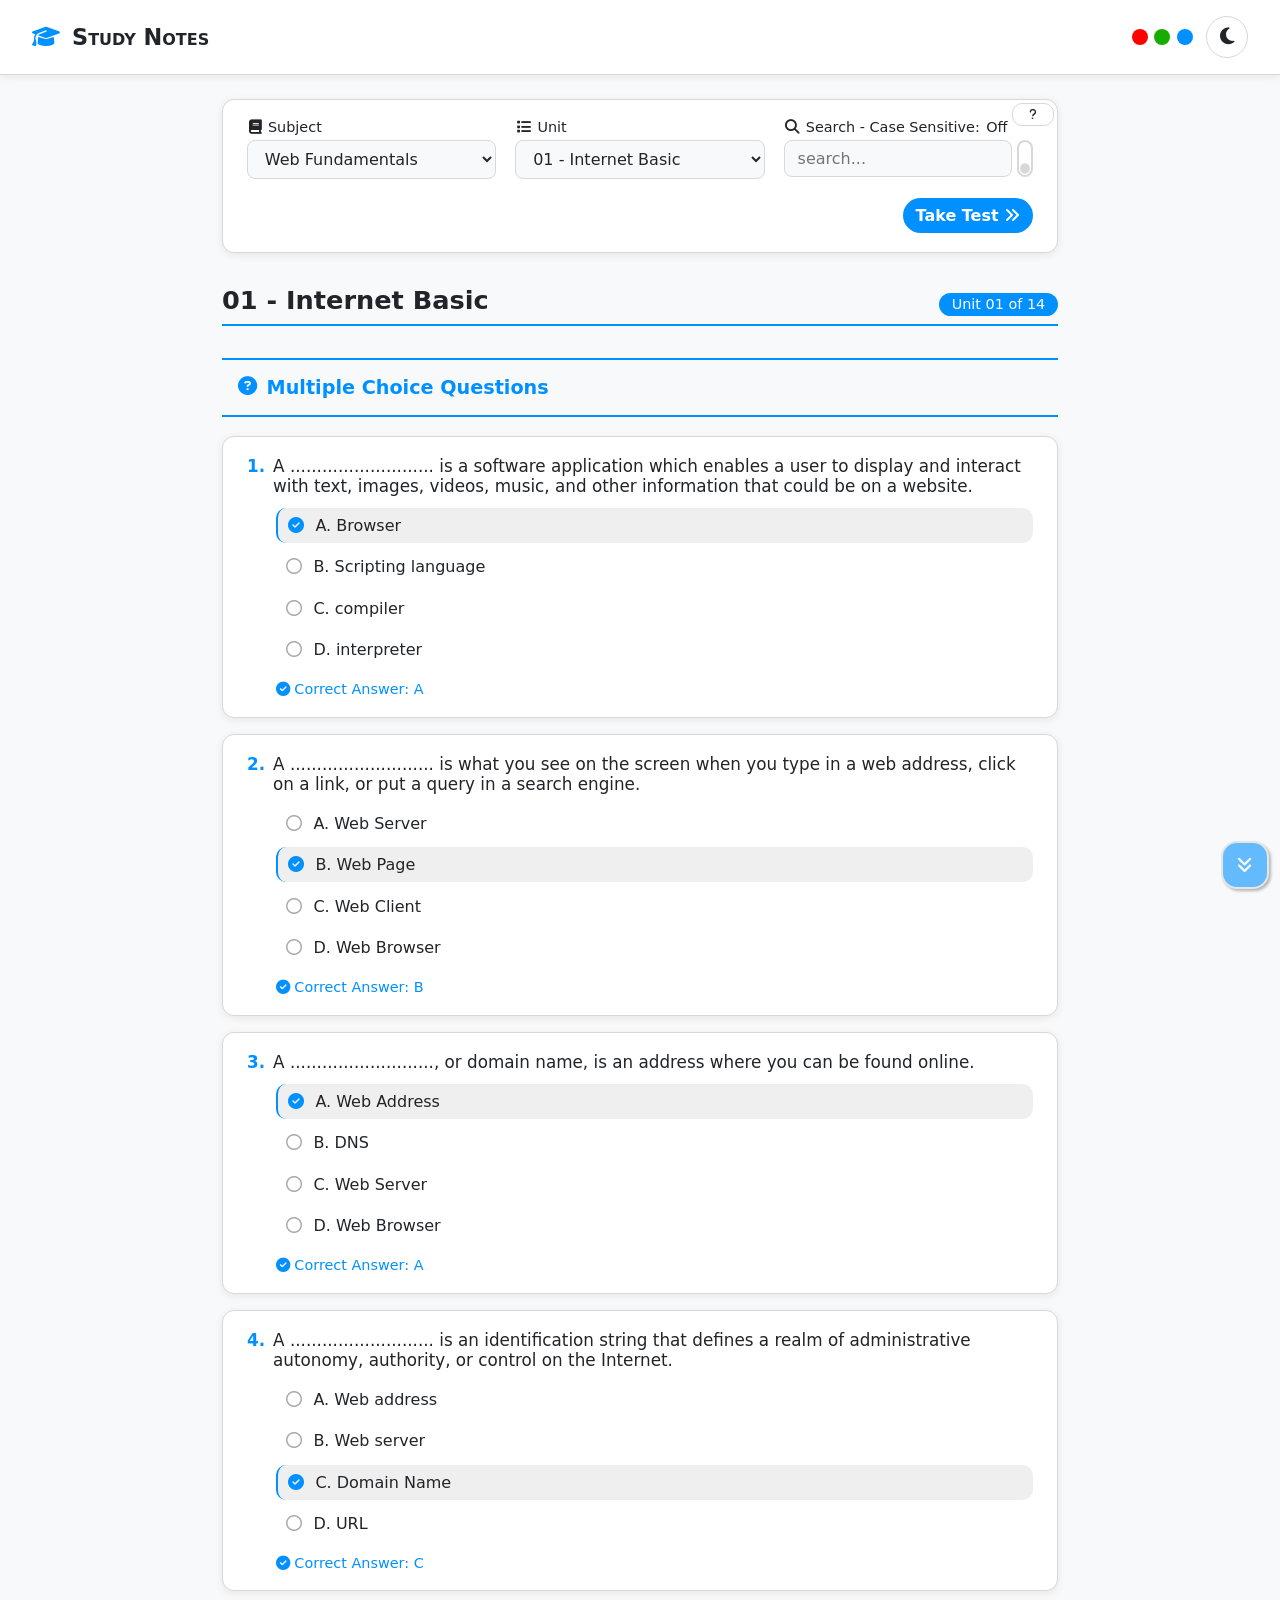
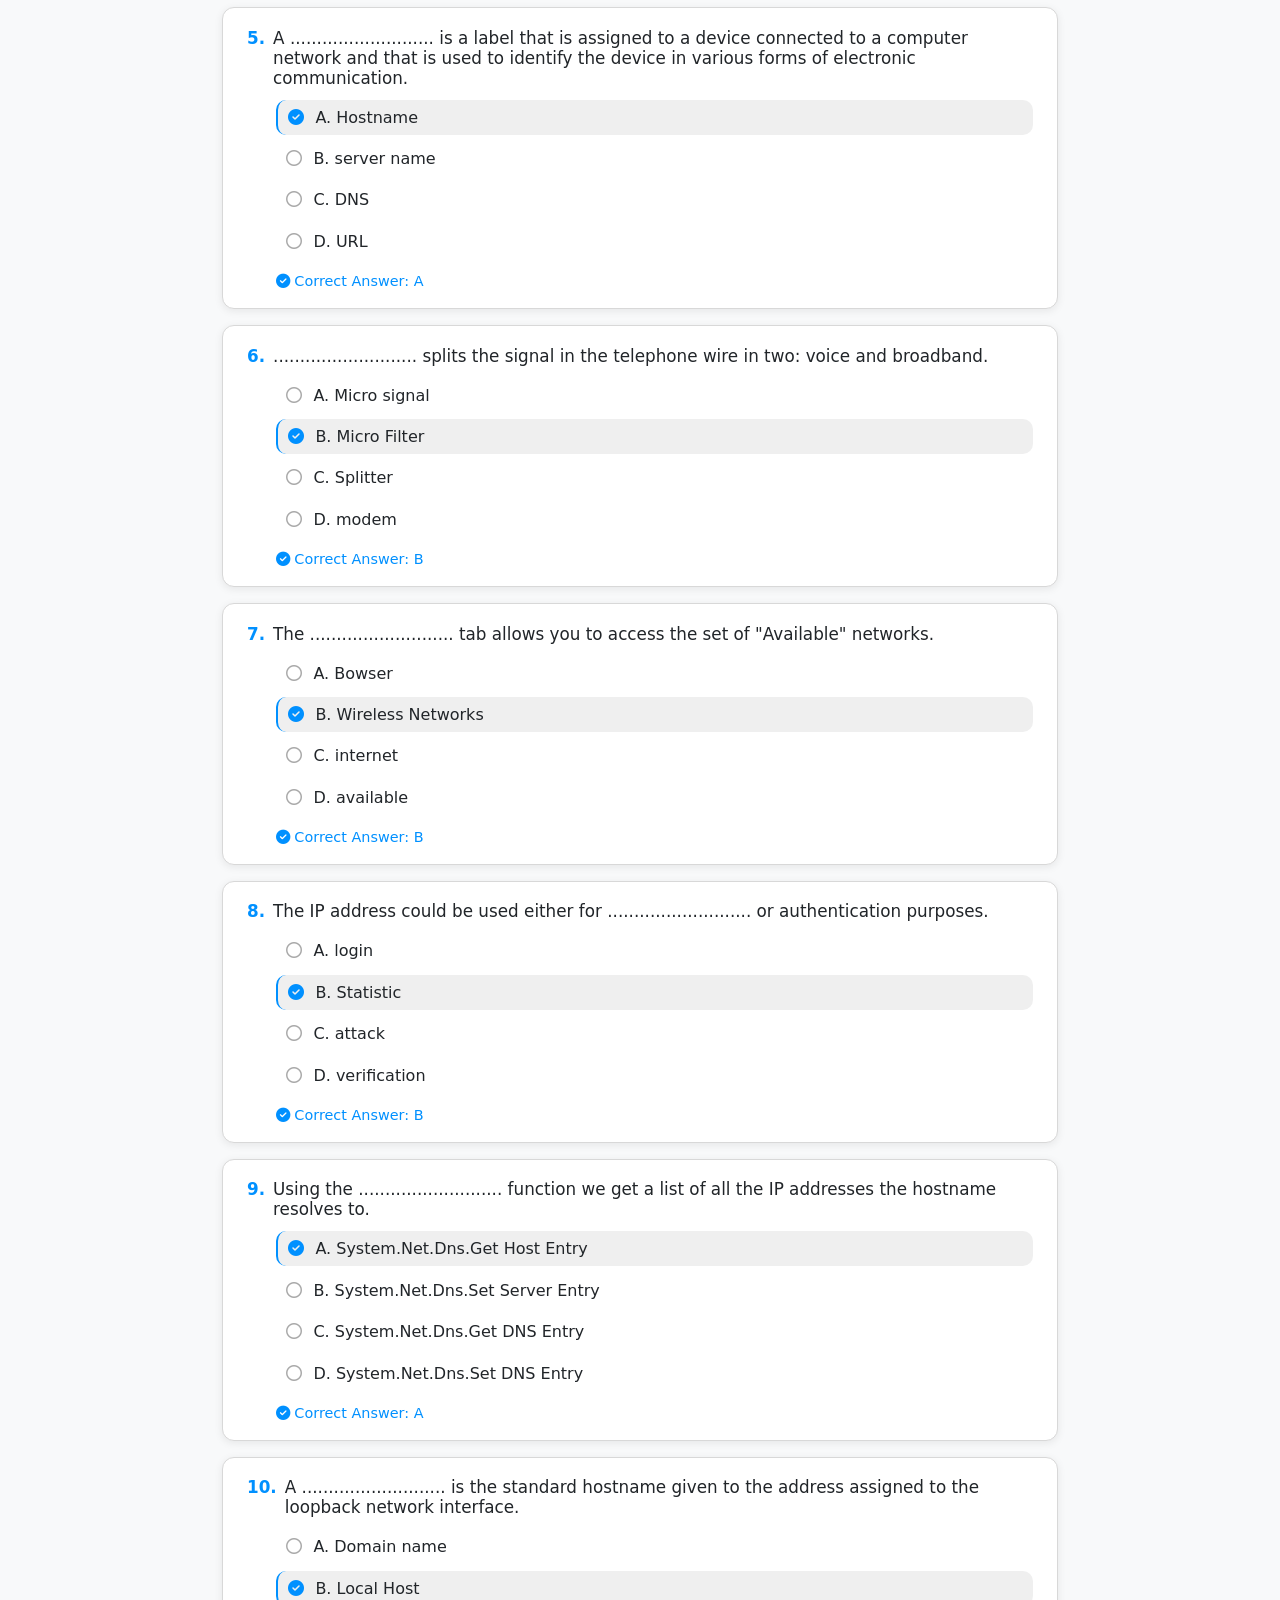
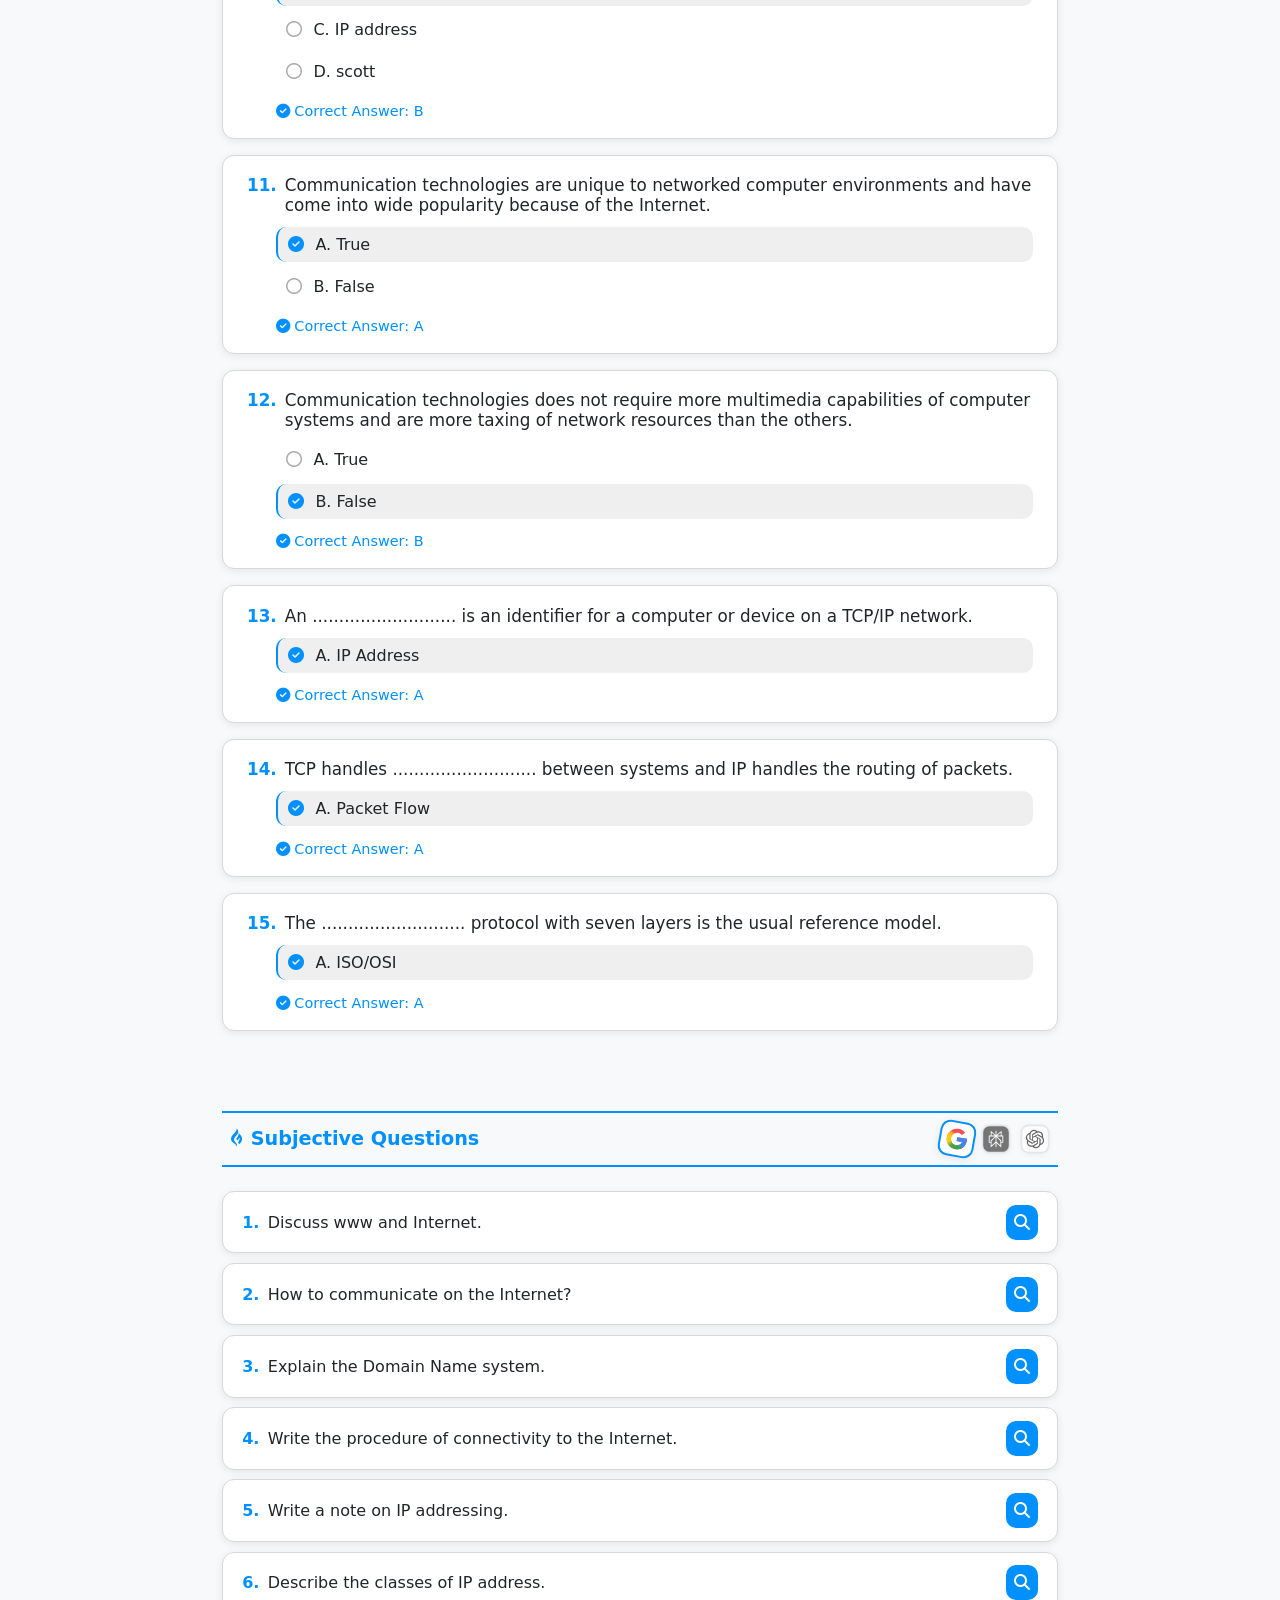
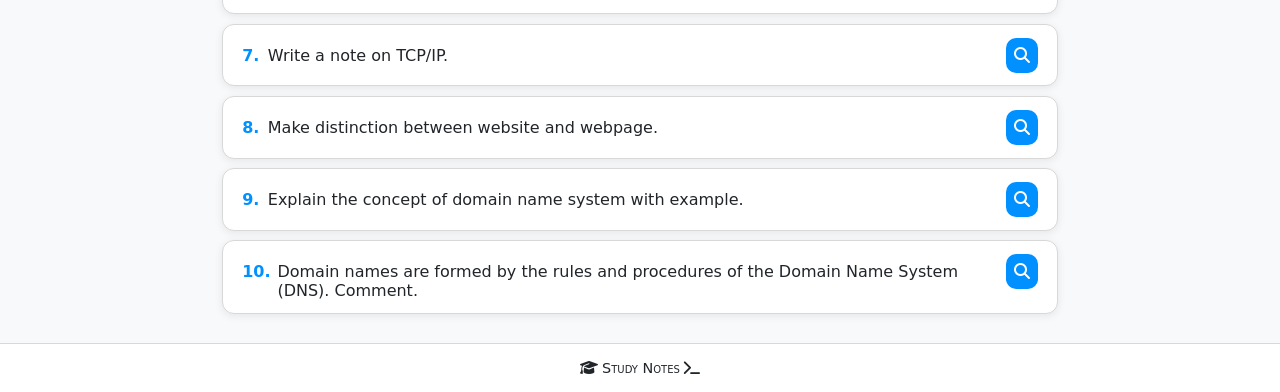
<file: index.html>
<!DOCTYPE html>
<html lang="en">

<head>
    <meta charset="UTF-8" />
    <meta name="viewport" content="width=device-width, initial-scale=1.0" />
    <title>Study Notes</title>
    <link rel="icon" type="image/png" href="favicon.png">
    
    <!-- PWA -->
    <link rel="manifest" href="manifest.json" />
    <meta name="theme-color" content="#121212" />
    <link rel="apple-touch-icon" href="icons/apple-touch-icon.png" />
    <meta name="mobile-web-app-capable" content="yes" />
    <meta name="apple-mobile-web-app-capable" content="yes" />
    <meta name="apple-mobile-web-app-status-bar-style" content="black-translucent" />
    <meta name="apple-mobile-web-app-title" content="Study Notes" />
    
    <!-- ALL ICONS-->
    <!-- Font Awesome 6 (includes FA5 class names: fas, far, fab) -->
    <link rel="stylesheet" href="https://cdnjs.cloudflare.com/ajax/libs/font-awesome/6.5.0/css/all.min.css" />
    <!-- Font Awesome 4 compatibility (old "fa fa-xxx" names) -->
    <link rel="stylesheet" href="https://cdnjs.cloudflare.com/ajax/libs/font-awesome/6.5.0/css/v4-shims.min.css" />
    <!-- Bootstrap Icons -->
    <link rel="stylesheet" href="https://cdn.jsdelivr.net/npm/bootstrap-icons@1.11.3/font/bootstrap-icons.min.css" />
    <!-- Google Material Icons -->
    <link rel="stylesheet" href="https://fonts.googleapis.com/icon?family=Material+Icons" />
    
    <!-- Local CSS -->
    <link rel="stylesheet" href="style.css" />
</head>

<body>
    
    <header class="app-header">
        <div class="header-left">
            <i class="fas fa-graduation-cap"></i>
            <h1>Study Notes</h1>
        </div>
        <div class="header-right">
            <input style="position:absolute !important; padding:0px !important; margin:0px !important; width:0px !important; height:0px !important; opacity:0 !important; pointer-events:none !important; transition:none !important;" type="color" value="#ffffff" id="primary_color_picker" oninput="change_primary_color(this.value)">
            <div class="primary_colors_block">
                <span class="x_primary_color off" style="background: #007D82;" onclick="change_primary_color('#007D82')"></span>
                <span class="x_primary_color" style="background: #FF0000;" onclick="change_primary_color('#FF0000')"></span>
                <span class="x_primary_color off" style="background: #FF9600;" onclick="change_primary_color('#FF9600')"></span>
                <span class="x_primary_color" style="background: #18AC00;" onclick="change_primary_color('#18AC00')"></span>
                <span class="x_primary_color" style="background: #0090FF;" onclick="change_primary_color('#0090FF')"></span>
                <span class="x_primary_color toggleGradientBGx off" id="toggleGradientBGxID" onclick="toggleGradientBG()"></span>
                <label class="x_primary_color primary_color_picker_label off" for="primary_color_picker"></label>
                <!-- Later more will added -->
            </div>
            <button id="darkToggle" class="theme-toggle" aria-label="Toggle dark mode">
                <i class="fas fa-moon"></i>
            </button>
        </div>
    </header>
    
    <main class="app-main">
        <!-- Controls -->
        <section class="controls">
            <div class="control-group">
                <div class="check_the_help" onclick="popup_help('in')">
                    <i class="fa fa-question" style="font-size: 0.7rem"></i>
                </div>
                <label for="subjectSelect"><i class="fas fa-book"></i> Subject</label>
                <select id="subjectSelect">
                    <option value="web_fundamentals">Web Fundamentals</option>
                    <option value="data_structures">Data Structures</option>
                    <option value="operating_system">Operating System</option>
                    <option value="business_law">Business Law</option>
                    <!-- Add more subjects here -->
                </select>
            </div>
            <div class="control-group">
                <label for="unitSelect"><i class="fas fa-list"></i> Unit</label>
                <select id="unitSelect">
                    <option value="">— Select a unit —</option>
                </select>
            </div>
            <div class="control-group">
                <label for="searchTag"> <i class="fas fa-search"></i> Search - Case Sensitive:<span id="case_sensitive_btn_value">Off</span></label>
                <div class="search_div"><input class="searchTag" type="text" placeholder="search..." id="searchTag" value="" oninput="findKeywords(this.value)"><button class="case_sensitive_btn" title="Case Sensitive" onclick="toggle_case_sensitive(this)">&nbsp;</button></div>
            </div>
            <div class="control-group">
                <div class="take-test-div">
                    <a href="./test" class="test-btn">Take Test <i class="fa fa-angle-double-right"></i></a>
                </div>
            </div>
        </section>
        
        <!-- Loading -->
        <div id="loading" class="loading">
            <i class="fas fa-spinner fa-spin"></i> Loading…
        </div>
        
        <!-- Error -->
        <div id="error" class="error" style="display:none;">
            <i class="fas fa-exclamation-triangle"></i>
            <span id="errorMsg">Failed to load data.</span>
        </div>
        
        <!-- Content -->
        <section id="content" class="content" style="display:none;">
            <div class="unit-header">
                <h2 id="unitTitle">Unit</h2>
                <span id="unitCounter" class="unit-counter"></span>
            </div>
            
            <!-- MCQs -->
            <div id="mcqSection" class="section">
                <h3 class="section-title"><i class="fas fa-question-circle"></i> Multiple Choice Questions</h3>
                <div id="mcqList"></div>
            </div>
            
            <!-- Subjective -->
            <div id="subjectiveSection" class="section">
                <h3 class="section-title"><span><i class="fab fa-gripfire"></i> Subjective Questions</span><span id="choose_LLM_ID" class="choose_LLM" title="Search With: "><i class="LLM_google checked" onclick="choose_aiLLM(1)"></i><i class="LLM_perplexity" onclick="choose_aiLLM(2)"></i><i class="LLM_chatgpt" onclick="choose_aiLLM(3)"></i></span></h3>
                <div id="subjectiveList"></div>
            </div>
        </section>
    </main>
    
    <footer class="app-footer">
        <p><i class="fas fa-graduation-cap"></i> Study Notes <i class="fas fa-terminal"></i></p>
    </footer>
    
    <section class="help_popup" id="help_popup_X888">
        <div><i class="fa fa-exclamation-circle"></i><b style="margin-left:0.5rem">SOURCE</b></div>
        <hr /><br />
        <p><b>Source of the content:</b><br /><i> - E-books > Self Assessment. <br /> - <span style="text-decoration: line-through">E-Tutorials > Self Assessment MCQs.</span></i></p><br />
        <div class="popup-close"><i class="about">Creator: ZEN ~ </i><span onclick="popup_help('out')">CLOSE</span></div>
    </section>
    
    <!-- Local JS -->
    <script src="script.js"></script>
    <script src="keywords_finder.js"></script>
</body>

</html>
</file>
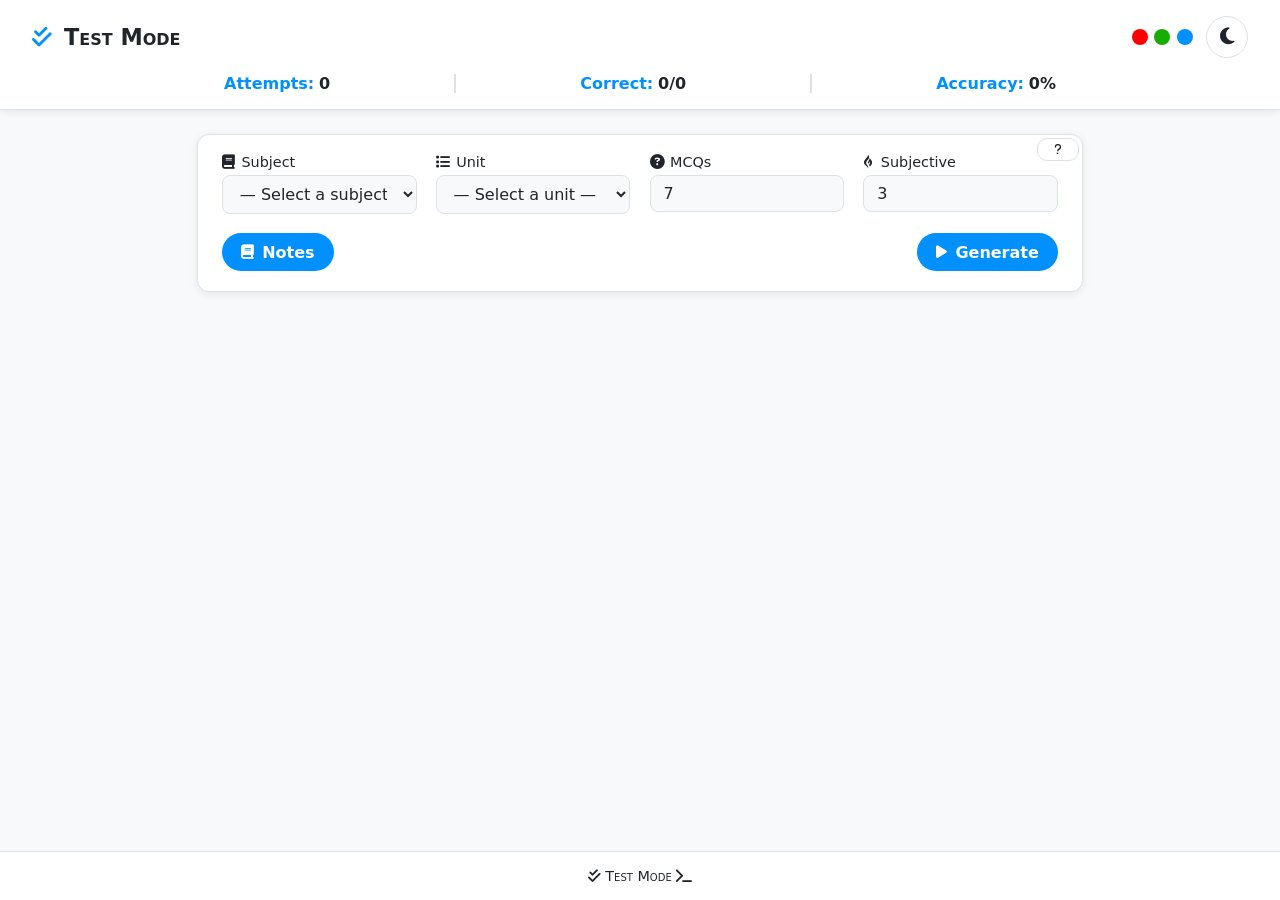
<file: test/index.html>
<!DOCTYPE html>
<html lang="en">

<head>
    <meta charset="UTF-8" />
    <meta name="viewport" content="width=device-width, initial-scale=1.0" />
    <title>Test Mode · Study Notes</title>
    <link rel="icon" type="image/png" href="../favicon.png" />
    
    <!-- PWA -->
    <link rel="manifest" href="../manifest.json" />
    <meta name="theme-color" content="#121212" />
    <link rel="apple-touch-icon" href="../icons/apple-touch-icon.png" />
    <meta name="mobile-web-app-capable" content="yes" />
    <meta name="apple-mobile-web-app-capable" content="yes" />
    <meta name="apple-mobile-web-app-status-bar-style" content="black-translucent" />
    <meta name="apple-mobile-web-app-title" content="Test Mode" />
    
    <!-- ALL ICONS-->
    <!-- Font Awesome 6 (includes FA5 class names: fas, far, fab) -->
    <link rel="stylesheet" href="https://cdnjs.cloudflare.com/ajax/libs/font-awesome/6.5.0/css/all.min.css" />
    <!-- Font Awesome 4 compatibility (old "fa fa-xxx" names) -->
    <link rel="stylesheet" href="https://cdnjs.cloudflare.com/ajax/libs/font-awesome/6.5.0/css/v4-shims.min.css" />
    <!-- Bootstrap Icons -->
    <link rel="stylesheet" href="https://cdn.jsdelivr.net/npm/bootstrap-icons@1.11.3/font/bootstrap-icons.min.css" />
    <!-- Google Material Icons -->
    <link rel="stylesheet" href="https://fonts.googleapis.com/icon?family=Material+Icons" />
    
    <!-- Local CSS --->
    <link rel="stylesheet" href="style.css" />
</head>

<body>
    
    <header class="app-header">
        <div class="header-left">
            <i class="fas fa-check-double"></i>
            <h1 onclick="notify_mcq.classList.toggle('show')">Test Mode</h1>
        </div>
        <div class="header-right">
            <input style="position:absolute !important; padding:0px !important; margin:0px !important; width:0px !important; height:0px !important; opacity:0 !important; pointer-events:none !important; transition:none !important;" type="color" value="#ffffff" id="primary_color_picker" oninput="change_primary_color(this.value)">
            <div class="primary_colors_block">
                <span class="x_primary_color off" style="background:#007D82;" onclick="change_primary_color('#007D82')"></span>
                <span class="x_primary_color" style="background:#FF0000;" onclick="change_primary_color('#FF0000')"></span>
                <span class="x_primary_color off" style="background:#FF9600;" onclick="change_primary_color('#FF9600')"></span>
                <span class="x_primary_color" style="background:#18AC00;" onclick="change_primary_color('#18AC00')"></span>
                <span class="x_primary_color" style="background:#0090FF;" onclick="change_primary_color('#0090FF')"></span>
                <span class="x_primary_color toggleGradientBGx off" id="toggleGradientBGxID" onclick="toggleGradientBG()"></span>
                <label class="x_primary_color primary_color_picker_label off" for="primary_color_picker"></label>
            </div>
            <button id="darkToggle" class="theme-toggle" aria-label="Toggle dark mode">
                <i class="fas fa-moon"></i>
            </button>
        </div>
        
        <!-- Test footer -->
        <div id="floating_scorer" class="floating_scorer">
            <div class="floating_container">
                <span></span>
                <span><span class="score_titles">Attempts:</span><span class="score_values" id="current_attempts">0</span></span>
                <span class="score_separators"></span>
                <span><span class="score_titles">Correct:</span><span class="score_values" id="current_score">0/0</span></span>
                <span class="score_separators"></span>
                <span><span class="score_titles">Accuracy:</span><span class="score_values" id="current_accuracy">0%</span></span>
                <span></span>
            </div>
        </div>
    </header>
    
    <main class="app-main">
        <!-- Controls -->
        <section class="controls">
            <div class="control-group">
                <div class="check_the_help" onclick="popup_help('in')">
                    <i class="fa fa-question" style="font-size:0.7rem"></i>
                </div>
                <label for="subjectSelect"><i class="fas fa-book"></i> Subject</label>
                <select id="subjectSelect">
                    <option value="" selected>— Select a subject —</option>
                    <option value="web_fundamentals">Web Fundamentals</option>
                    <option value="data_structures">Data Structures</option>
                    <option value="operating_system">Operating System</option>
                    <option value="business_law">Business Law</option>
                </select>
            </div>
            
            <div class="control-group">
                <label for="unitSelect"><i class="fas fa-list"></i> Unit</label>
                <select id="unitSelect">
                    <option value="">— Select a unit —</option>
                </select>
            </div>
            
            <!-- NEW: MCQ & Subjective counters + Generate button -->
            <div class="control-group">
                <label for="numMCQs"><i class="fas fa-question-circle"></i> MCQs</label>
                <input type="number" id="numMCQs" min="1" max="70" value="7" />
            </div>
            <div class="control-group">
                <label for="numSubjective"><i class="fab fa-gripfire"></i> Subjective</label>
                <input type="number" id="numSubjective" min="1" max="40" value="3" />
            </div>
            <div class="control-group" style="width:100%; flex:0 0 auto; flex-direction: row; align-items: flex-end; justify-content: space-between;">
                <a href="../" class="generate-btn" style="text-decoration: none">
                    <i class="fas fa-book"></i> Notes
                </a>
                <button id="generateTestBtn" class="generate-btn">
                    <i class="fas fa-play"></i> Generate
                </button>
            </div>
        </section>
        
        <!-- Loading -->
        <div id="loading" class="loading" style="display:none;">
            <i class="fas fa-spinner fa-spin"></i> Loading…
        </div>
        
        <!-- Error -->
        <div id="error" class="error" style="display:none;">
            <i class="fas fa-exclamation-triangle"></i>
            <span id="errorMsg">Failed to load data.</span>
        </div>
        
        <!-- Content -->
        <section id="content" class="content" style="display:none;">
            <div class="unit-header">
                <h2 id="unitTitle">Test</h2>
                <span id="unitCounter" class="unit-counter">?</span>
            </div>
            
            <!-- MCQs -->
            <div id="mcqSection" class="section">
                <h3 class="section-title"><i class="fas fa-question-circle"></i> Multiple Choice Questions</h3>
                <div id="mcqList"></div>
            </div>
            
            <!-- Subjective -->
            <div id="subjectiveSection" class="section">
                <h3 class="section-title"><i class="fab fa-gripfire"></i> Subjective Questions</h3>
                <div id="subjectiveList"></div>
            </div>
        </section>
        <div class="notify_mcq" id="notify_mcq" onclick="this.classList.remove('show'); clearTimeout(notify_mcq_timeout);"><i class="bell fas fa-snowplow"></i><i class="check fa fa-check-circle"></i> All MCQs Done! <span class="bg-contain"><i class="bg-mark fab fa-centos"></i></span></div>
    </main>
    
    <footer class="app-footer">
        <p><i class="fas fa-check-double"></i> Test Mode <i class="fas fa-terminal"></i></p>
    </footer>
    
    <section class="help_popup" id="help_popup_X888">
        <div><i class="fa fa-exclamation-circle"></i><b style="margin-left:0.5rem">SOURCE</b></div>
        <hr /><br />
        <p><b>Source of the content:</b><br />
            <i> – E-books > Self Assessment.<br />
                – <span style="text-decoration:line-through">E-Tutorials > Self Assessment MCQs.</span></i>
        </p><br />
        <div class="popup-close"><i class="about">Creator: ZEN ~ </i><span onclick="popup_help('out')">CLOSE</span></div>
    </section>
    
    <script src="script.js"></script>
</body>

</html>
</file>
<file: style.css>
/* ---------- Variables ---------- */
:root {
    --bg: #f8f9fa;
    --text: #212529;
    --card-bg: #ffffff;
    --border: #D8D8D8;
    --primary: #0090FF;
    --shadow: 0 2px 8px rgba(0, 0, 0, 0.08);
    --radius: 12px;
    --transition: 0.3s linear;
    --code-bg: #f1f3f5;
    --correct-opt: #00000010;
    --opt-icon-text2: #AAAAAA;
    --header_toggle_speed: 0.4s;
}

body.dark {
    --bg: #0a0a0a;
    --text: #e0e0e0;
    --card-bg: #121212;
    --border: #242424;
    --shadow: 0 2px 8px rgba(0, 0, 0, 0.5);
    --code-bg: #2c2c2c;
    --correct-opt: #FFFFFF10;
    --opt-icon-text2: #4D4D4D;
    --text: #D5DCDE;
}

body.dark.anim {
    background: #525252 url("backgrounds/animated-waves-dark.svg");
    background-size: cover;
    background-position: center;
    background-repeat: no-repeat;
    background-attachment: fixed;
    --card-bg: #00000070;
    --bg: #12121260;
    --border: #2B2B2B;
}

@supports (-webkit-touch-callout: none) {
    body.dark.anim {
        background-attachment: scroll;
    }
}

body.anim {
    background: #929292 url("backgrounds/animated-waves-light.svg");
    background-size: cover;
    background-position: center;
    background-repeat: no-repeat;
    background-attachment: fixed;
    --card-bg: #FFFFFF50;
    --bg: #f8f9fa60;
}

/* iOS Safari doesn't support fixed backgrounds well — fall back to scroll */
@supports (-webkit-touch-callout: none) {
    body.anim {
        background-attachment: scroll;
    }
}

::selection {
    color: white;
    background: var(--primary);
}

::-moz-selection {
    color: white;
    background: var(--primary);
}

/* ---------- Reset ---------- */
* {
    margin: 0;
    padding: 0;
    box-sizing: border-box;
    font-family: system-ui, -apple-system, 'Segoe UI', Roboto, sans-serif;
    transition: color var(--transition), background var(--transition);
}

body {
    background: var(--bg);
    color: var(--text);
    min-height: 100vh;
    display: flex;
    flex-direction: column;
}

/* ---------- Header ---------- */
.app-header {
    background: var(--card-bg);
    border-bottom: 1px solid var(--border);
    padding: 1rem 2rem;
    display: flex;
    justify-content: space-between;
    align-items: center;
    flex-wrap: wrap;
    gap: 1rem;
    box-shadow: var(--shadow);
    position: sticky;
    top: 0;
    z-index: 999;
    -webkit-user-select: none;
    -moz-user-select: none;
    -ms-user-select: none;
    user-select: none;
    -webkit-backdrop-filter: blur(8px);
    backdrop-filter: blur(8px);
}

@supports not ((backdrop-filter: blur(8px)) or (-webkit-backdrop-filter: blur(8px))) {
    .app-header {
        background-color: var(--card-bg);
    }
}

.header-left {
    display: flex;
    align-items: center;
    gap: 0.75rem;
}

.header-left i {
    font-size: 1.4rem;
    color: var(--primary);
    transition: all var(--header_toggle_speed);
    opacity: 1;
}

.header-left h1 {
    font-size: 1.4rem;
    font-weight: 600;
    font-variant: small-caps;
    transition: all var(--header_toggle_speed);
}

.header-right {
    display: flex;
    align-items: center;
    justify-content: center;
    transition: transform var(--header_toggle_speed);
}

.header-right .theme-toggle {
    background: none;
    border: 1px solid var(--border);
    border-radius: 50%;
    width: 42px;
    height: 42px;
    font-size: 1.2rem;
    color: var(--text);
    cursor: pointer;
    transition: all var(--transition);
    display: flex;
    align-items: center;
    justify-content: center;
}

.header-right .theme-toggle:hover {
    background: var(--bg);
    transform: scale(1.05);
}

/* Primary Color Toggles */
.primary_colors_block {
    display: flex;
    align-items: center;
    justify-content: center;
    padding: 0.3rem 0.5rem;
    cursor: pointer;
}

.primary_colors_block .x_primary_color {
    display: inline-block;
    opacity: 1;
    width: 1rem;
    height: 1em;
    margin: 0rem 0.2rem;
    border-radius: 50%;
    transition: all var(--header_toggle_speed);
}

.primary_colors_block .x_primary_color:hover {
    transform: scale(1.2);
}

.primary_colors_block .x_primary_color.off {
    opacity: 0;
    width: 0rem;
    height: 0em;
    margin: 0rem;
}

.app-header:hover .x_primary_color.off {
    opacity: 1;
    width: 1rem;
    height: 1em;
    margin: 0rem 0.2rem;
}

.primary_colors_block .x_primary_color.primary_color_picker_label {
    background-color: var(--text, #aaaaaa);
    background-image: url('images/gradient.jpg');
    background-repeat: no-repeat;
    background-position: center center;
    background-size: cover;
}

.primary_colors_block .x_primary_color.toggleGradientBGx {
    background: var(--card-bg);
    border: 0.1rem solid var(--text);
}

.primary_colors_block .x_primary_color.toggleGradientBGx.enabled {
    background: var(--text);
    box-shadow: inset 0px 0px 0px 3px var(--border);
}

/* ---------- Main ---------- */
.app-main {
    flex: 1;
    max-width: 900px;
    margin: 0 auto;
    padding: 1.5rem 2rem;
    width: 100%;
}

/* HELP */
.check_the_help {
    display: flex;
    align-items: center;
    justify-content: center;
    position: absolute;
    top: 0.2rem;
    right: 0.2rem;
    background: var(--card-bg);
    padding: 0.3rem 1rem;
    border-radius: 10px;
    border: 1px solid var(--border);
    cursor: pointer;
}

/* ---------- Controls ---------- */
.controls {
    display: flex;
    position: relative;
    flex-wrap: wrap;
    gap: 1.2rem;
    background: var(--card-bg);
    padding: 1.2rem 1.5rem;
    border-radius: var(--radius);
    border: 1px solid var(--border);
    box-shadow: var(--shadow);
    margin-bottom: 2rem;
}

.control-group {
    flex: 1 1 200px;
    display: flex;
    flex-direction: column;
    gap: 0.3rem;
}

.control-group label {
    font-weight: 500;
    font-size: 0.9rem;
    display: flex;
    align-items: center;
    gap: 0.4rem;
    margin-left: 0.1rem;
}

.control-group select {
    padding: 0.5rem 0.8rem;
    border: 1px solid var(--border);
    border-radius: 8px;
    background: var(--bg);
    color: var(--text);
    font-size: 1rem;
    width: 100%;
    cursor: pointer;
    transition: border var(--transition);
}

.control-group select:focus {
    outline: 2px solid var(--primary);
}

.control-group .take-test-div {
    height: 100%;
    padding: 0rem;
    display: flex;
    align-items: flex-end;
    justify-content: flex-end;
}

.control-group .take-test-div .test-btn {
    display: inline-block;
    color: white;
    font-weight: bold;
    padding: 0.5rem 0.8rem;
    background: var(--primary);
    border-radius: 25rem;
    text-decoration: none;
    -webkit-user-select: none;
    -moz-user-select: none;
    -ms-user-select: none;
    user-select: none;
    flex-shrink: 0;
}

.control-group .take-test-div .test-btn i {
    transition: all var(--transition);
}

.control-group .take-test-div .test-btn:hover i {
    transform: translateX(0.3rem);
}

.control-group .search_div {
    display: flex;
}

.control-group .search_div .searchTag {
    width: 100%;
    padding: 0.5rem 0.8rem;
    background: var(--bg);
    border: 1px solid var(--border);
    border-radius: 8px;
    text-decoration: none;
    outline: none;
    color: var(--text);
    font-size: 1rem;
}

.control-group .search_div .searchTag:focus {
    outline: 2px solid var(--primary);
}

.control-group .search_div .case_sensitive_btn {
    position: relative;
    background: #00000000;
    border: 2px solid var(--border);
    border-radius: 80px;
    outline: none;
    margin-left: 0.3rem;
    display: inline-flex;
    align-items: center;
    justify-content: center;
    width: 1rem;
    flex-shrink: 0;
    box-sizing: border-box;
    transition: all 0.2s ease;
    overflow: hidden;
}

.control-group .search_div .case_sensitive_btn.on {
    border: 2px solid var(--primary);
}

.control-group .search_div .case_sensitive_btn::before {
    content: "";
    position: absolute;
    left: 0;
    bottom: 0;
    width: 100%;
    height: 40%;
    background: var(--border);
    border: none;
    border-radius: 6px;
    -webkit-transition: all 0.2s ease;
    -ms-transition: all 0.2s ease;
    transition: all 0.2s ease;
    -webkit-transform: translateY(0) scale(0.8);
    -ms-transform: translateY(0) scale(0.8);
    transform: translateY(0) scale(0.8);
}

.control-group .search_div .case_sensitive_btn.on::before {
    background: var(--primary);
    -webkit-transform: translateY(-150%) scale(0.8);
    -ms-transform: translateY(-150%) scale(0.8);
    transform: translateY(-150%) scale(0.8);
}

/* ---------- Loading / Error ---------- */
.loading {
    text-align: center;
    padding: 3rem;
    font-size: 1.2rem;
    color: var(--primary);
}

.error {
    background: #f8d7da;
    color: #842029;
    border: 1px solid #f5c2c7;
    padding: 1rem;
    border-radius: var(--radius);
    text-align: center;
    display: flex;
    justify-content: center;
    align-items: center;
    gap: 0.6rem;
}

body.dark .error {
    background: #2c0b0e;
    color: #ea868f;
    border-color: #842029;
}

/* ---------- Content ---------- */
.content {
    -webkit-animation: fadeIn 0.3s ease;
    animation: fadeIn 0.3s ease;
}

@-webkit-keyframes fadeIn {
    from {
        opacity: 0;
        transform: translateY(10px);
    }
    
    to {
        opacity: 1;
        transform: translateY(0);
    }
}

@keyframes fadeIn {
    from {
        opacity: 0;
        transform: translateY(10px);
    }
    
    to {
        opacity: 1;
        transform: translateY(0);
    }
}

.unit-header {
    display: flex;
    justify-content: space-between;
    align-items: baseline;
    flex-wrap: wrap;
    margin-bottom: 2rem;
    border-bottom: 2px solid var(--primary);
    padding-bottom: 0.5rem;
}

.unit-header h2 {
    font-size: 1.6rem;
    font-weight: 600;
}

.unit-counter {
    font-size: 0.9rem;
    background: var(--primary);
    color: #fff;
    padding: 0.2rem 0.8rem;
    border-radius: 30px;
    font-weight: 500;
}

.section {
    margin-top: 2rem;
}

.section-title {
    font-size: 1.2rem;
    font-weight: 600;
    margin-bottom: 1.2rem;
    display: flex;
    align-items: center;
    gap: 0.6rem;
    color: var(--primary);
    padding: 1rem;
    border-bottom: 2px solid var(--primary);
    border-top: 2px solid var(--primary);
}

#subjectiveSection .section-title {
    padding: 0.5rem;
    padding-right: 0.2rem;
    display: flex;
    align-items: center;
    justify-content: space-between;
}

#subjectiveSection .section-title .choose_LLM {
    display: flex;
    align-items: center;
    justify-content: center;
}

.choose_LLM i {
    display: inline-block;
    padding: 1rem;
    margin: 0rem 0.1rem;
    border-radius: 10px;
    background-size: cover;
    background-position: center;
    border: 2px solid var(--border);
    box-shadow: var(--shadow);
    -webkit-transition: all 0.3s cubic-bezier(.22, .68, 0, 1.71);
    -moz-transition: all 0.3s cubic-bezier(.22, .68, 0, 1.71);
    -o-transition: all 0.3s cubic-bezier(.22, .68, 0, 1.71);
    transition: all 0.3s cubic-bezier(.22, .68, 0, 1.71);
    opacity: 0.6;
    -webkit-transform: scale(0.8) rotate(0deg);
    -ms-transform: scale(0.8) rotate(0deg);
    transform: scale(0.8) rotate(0deg);
}

.choose_LLM i.checked {
    border-color: var(--primary);
    opacity: 1;
    -webkit-transform: scale(1) rotate(10deg);
    -ms-transform: scale(1) rotate(10deg);
    transform: scale(1) rotate(10deg);
    pointer-events: none;
}

.choose_LLM i.LLM_google {
    background: #FFFFFF url("images/google_icon.svg");
}

.choose_LLM i.LLM_perplexity {
    background: #1F1F1F url("images/perplexity_ai_icon.svg");
}

.choose_LLM i.LLM_chatgpt {
    background: #FFFFFF url("images/chatgpt_ai_icon.svg");
}

/* ---------- MCQs ---------- */
.mcq-block {
    background: var(--card-bg);
    border: 1px solid var(--border);
    border-radius: var(--radius);
    padding: 1.2rem 1.5rem;
    margin-bottom: 1rem;
    box-shadow: var(--shadow);
}

.mcq-question {
    font-weight: 500;
    margin-bottom: 0.75rem;
    font-size: 1.05rem;
    display: flex;
    gap: 0.5rem;
}

.mcq-question .q-num {
    color: var(--primary);
    font-weight: 600;
}

.mcq-options {
    display: flex;
    flex-direction: column;
    gap: 0.4rem;
    padding-left: 1.8rem;
}

.mcq-option {
    display: flex;
    align-items: center;
    gap: 0.6rem;
    padding: 0.5rem 0.5rem;
    border-radius: 6px;
    transition: background 0.3s;
}

.mcq-option.correct {
    background: var(--correct-opt);
    border-radius: 10px;
    border-left: 2px solid var(--primary);
}

.mcq-option:hover {
    background: var(--bg);
}

.mcq-option .opt-icon {
    width: 20px;
    text-align: center;
    color: var(--primary);
}

.mcq-option .opt-text {
    word-break: break-word;
}

/* ---------- Subjective ---------- */
#subjectiveSection {
    margin-top: 5rem;
}

.subjective-list {
    list-style: none;
    padding: 0;
    display: flex;
    flex-direction: column;
    gap: 0rem;
}

.subjective-list li {
    background: var(--card-bg);
    border: 1px solid var(--border);
    border-radius: var(--radius);
    padding: 0.8rem 1.2rem;
    display: flex;
    align-items: baseline;
    gap: 0.6rem;
    box-shadow: var(--shadow);
    transition: all 0.3s;
    margin: 0.3rem 0rem;
}

.subjective-list .q-num {
    color: var(--primary);
    font-weight: 600;
    min-width: 1rem;
}

.subjective-list .qTextSpanX {
    width: 100%;
}

.subjective-list .qSearchQ {
    padding: 0.5rem;
    border: none;
    color: white;
    background: var(--primary);
    border-radius: 10px;
    -webkit-user-select: none;
    -moz-user-select: none;
    -ms-user-select: none;
    user-select: none;
    cursor: pointer;
    transition: all var(--transition);
}

.subjective-list .qSearchQ:hover {
    transform: scale(1.1);
    opacity: 0.8;
}

.subjective-list .qSearchQ i {
    transition: all var(--transition);
}

.subjective-list .qSearchQ:hover i {
    transform: scale(1.2);
}

/* HELP POPUP X */
.help_popup {
    display: none;
    flex-direction: column;
    top: 50%;
    left: 50%;
    position: fixed;
    flex-wrap: wrap;
    background: var(--card-bg);
    -webkit-backdrop-filter: blur(3px);
    backdrop-filter: blur(3px);
    padding: 1.2rem 1.5rem;
    width: 90%;
    max-width: 600px;
    border-radius: var(--radius);
    border: 2px solid var(--primary);
    box-shadow: var(--shadow), 0px 0px 0px 100vh #000000A0;
    -webkit-transform: scale(0.85) translate(-50%, -50%);
    -ms-transform: scale(0.85) translate(-50%, -50%);
    transform: scale(0.85) translate(-50%, -50%);
    transform-origin: left;
    opacity: 0;
    transition: all 200ms ease-in-out, transform 350ms 50ms ease-in-out, opacity 350ms 0ms ease-in-out;
}

@supports not ((backdrop-filter: blur(8px)) or (-webkit-backdrop-filter: blur(8px))) {
    .help_popup {
        background-color: var(--card-bg);
        /* stronger fallback tint */
    }
}

.help_popup.open {
    transition: all 200ms ease-in-out, transform 350ms 0ms ease-in-out, opacity 350ms 100ms ease-in-out;
    -webkit-transform: scale(1) translate(-50%, -50%);
    -ms-transform: scale(1) translate(-50%, -50%);
    transform: scale(1) translate(-50%, -50%);
    opacity: 1;
}

.help_popup hr {
    border: none;
    background: var(--correct-opt);
    width: 100%;
    height: 2px;
    margin-top: 0.3rem;
}

.help_popup .popup-close {
    width: 100%;
    display: flex;
    align-items: center;
    justify-content: space-between;
}

.help_popup .popup-close i {
    color: var(--primary);
    font-weight: bold;
    opacity: 0.7;
}

.help_popup .popup-close span {
    display: inline-block;
    background: var(--primary);
    color: white;
    padding: 0.3rem 0.7rem;
    border-radius: 7px;
    font-weight: bold;
    cursor: pointer;
    -webkit-user-select: none;
    -moz-user-select: none;
    -ms-user-select: none;
    user-select: none;
}

/* ---------- Nav Button -------- */
#sectionNavBtn {
    position: fixed;
    right: 0.7rem;
    bottom: 0.7rem;
    width: 3rem;
    height: 3rem;
    display: flex;
    align-items: center;
    justify-content: center;
    padding: 0;
    border: 2px solid var(--border);
    border-radius: 1rem;
    background: var(--primary);
    color: #fff;
    font-size: 1.1rem;
    line-height: 2.75rem;
    text-align: center;
    cursor: pointer;
    z-index: 99;
    box-shadow: 2px 2px 3px rgba(0, 0, 0, 0.45);
    -webkit-tap-highlight-color: transparent;
    
    /* hidden state */
    opacity: 0;
    visibility: hidden;
    pointer-events: none;
    -webkit-transform: translateY(1.2rem) scale(0.5);
    transform: translateY(1.2rem) scale(0.5);
    -webkit-transition: background 0.3s ease, border 0.3s ease, opacity 0.3s ease, -webkit-transform 0.45s ease, visibility 0s linear 0.45s;
    transition: background 0.3s ease, border 0.3s ease, opacity 0.3s ease, transform 0.45s ease, visibility 0s linear 0.45s;
}

/* visible state: soft pop with a tiny bounce */
#sectionNavBtn.show {
    opacity: 0.6;
    visibility: visible;
    pointer-events: auto;
    -webkit-transform: translateY(0) scale(1);
    transform: translateY(0) scale(1);
    -webkit-transition: background 0.3s ease, border 0.3s ease, opacity 0.4s ease, -webkit-transform 0.55s cubic-bezier(0.34, 1.56, 0.64, 1), visibility 0s;
    transition: background 0.3s ease, border 0.3s ease, opacity 0.4s ease, transform 0.55s cubic-bezier(0.34, 1.56, 0.64, 1), visibility 0s;
}

#sectionNavBtn.show:active {
    opacity: 0.6;
    -webkit-transform: scale(0.92);
    transform: scale(0.92);
    -webkit-transition-duration: 0.1s;
    transition-duration: 0.1s;
}

#sectionNavBtn i {
    display: inline-block;
    -webkit-transition: -webkit-transform 0.35s ease;
    transition: transform 0.35s ease;
}

#sectionNavBtn.flip i {
    -webkit-transform: rotate(180deg);
    transform: rotate(180deg);
}

@media (prefers-reduced-motion: reduce) {

    #sectionNavBtn,
    #sectionNavBtn.show,
    #sectionNavBtn i {
        -webkit-transition: none;
        transition: none;
    }
}

/* ---------- Footer ---------- */
.app-footer {
    background: var(--card-bg);
    border-top: 1px solid var(--border);
    font-variant: small-caps;
    text-align: center;
    padding: 1rem;
    font-size: 0.9rem;
    color: var(--text);
    margin-top: auto;
    -webkit-user-select: none;
    -moz-user-select: none;
    -ms-user-select: none;
    user-select: none;
}

body.dark.anim .control-group select {
    background: #070707 !important;
}

/* ---------- Responsive ---------- */
@media (max-width: 600px) {
    .app-header {
        padding: 0.75rem 1rem;
    }
    
    .app-main {
        padding: 1rem;
    }
    
    .controls {
        flex-direction: column;
        gap: 0.8rem;
        padding: 1rem;
    }
    
    .control-group {
        flex: 1 1 auto;
    }
    
    .mcq-block {
        padding: 1rem;
    }
    
    .mcq-options {
        padding-left: 0.5rem;
    }
    
    .unit-header h2 {
        font-size: 1.3rem;
    }
    
    .subjective-list li {
        flex-wrap: no-wrap;
    }
    
    .app-header:hover .header-left i {
        font-size: 0rem;
        color: var(--primary);
        opacity: 0;
    }
    
    .app-header:hover .header-left h1 {
        font-size: 1.1rem;
        font-weight: 600;
    }
}

@media (max-width: 400px) {
    .app-header .header-left i {
        font-size: 0.8rem;
    }
    
    .app-header .header-left h1 {
        font-size: 0.8rem;
    }
    
    .header-right {
        transform: scale(0.6) translateX(2rem);
    }
    
    .app-header:hover .header-left h1 {
        font-size: 0rem;
        opacity: 0;
    }
}
</file>
<file: test/style.css>
/* ---------- Variables ---------- */
:root {
    --bg: #f8f9fa;
    --text: #212529;
    --card-bg: #ffffff;
    --border: #dee2e6;
    --primary: #0090FF;
    --shadow: 0 2px 8px rgba(0, 0, 0, 0.08);
    --radius: 12px;
    --transition: 0.3s linear;
    --code-bg: #f1f3f5;
    --correct-opt: #00000010;
    --opt-icon-text2: #AAAAAA;
    --header_toggle_speed: 0.4s;
}

body.dark {
    --bg: #0a0a0a;
    --text: #e0e0e0;
    --card-bg: #121212;
    --border: #242424;
    --shadow: 0 2px 8px rgba(0, 0, 0, 0.5);
    --code-bg: #2c2c2c;
    --correct-opt: #FFFFFF10;
    --opt-icon-text2: #4D4D4D;
    --text: #D5DCDE;
}

body.dark.anim {
    background: #525252 url("../backgrounds/animated-waves-dark.svg");
    background-size: cover;
    background-position: center;
    background-repeat: no-repeat;
    background-attachment: fixed;
    --card-bg: #00000070;
    --bg: #12121260;
    --border: #2B2B2B;
}

@supports (-webkit-touch-callout: none) {
    body.dark.anim {
        background-attachment: scroll;
    }
}

body.anim {
    background: #929292 url("../backgrounds/animated-waves-light.svg");
    background-size: cover;
    background-position: center;
    background-repeat: no-repeat;
    background-attachment: fixed;
    --card-bg: #FFFFFF50;
    --bg: #f8f9fa60;
}

@supports (-webkit-touch-callout: none) {
    body.anim {
        background-attachment: scroll;
    }
}

::selection {
    background: var(--primary);
    color: white;
}

::-moz-selection {
    background: var(--primary);
    color: white;
}

* {
    margin: 0;
    padding: 0;
    box-sizing: border-box;
    font-family: system-ui, -apple-system, 'Segoe UI', Roboto, sans-serif;
    transition: color var(--transition), background var(--transition);
}

body {
    background: var(--bg);
    color: var(--text);
    min-height: 100vh;
    display: flex;
    flex-direction: column;
}

/* ---------- Header ---------- */
.app-header {
    background: var(--card-bg);
    border-bottom: 1px solid var(--border);
    padding: 1rem 2rem;
    display: flex;
    justify-content: space-between;
    align-items: center;
    flex-wrap: wrap;
    gap: 1rem;
    box-shadow: var(--shadow);
    position: sticky;
    top: 0;
    z-index: 999;
    -webkit-user-select: none;
    -moz-user-select: none;
    -ms-user-select: none;
    user-select: none;
    -webkit-backdrop-filter: blur(8px);
    backdrop-filter: blur(8px);
}

@supports not ((backdrop-filter: blur(8px)) or (-webkit-backdrop-filter: blur(8px))) {
    .app-header {
        background-color: var(--card-bg);
    }
}

.header-left {
    display: flex;
    align-items: center;
    gap: 0.75rem;
}

.header-left i {
    font-size: 1.4rem;
    color: var(--primary);
    transition: all var(--header_toggle_speed);
}

.header-left h1 {
    font-size: 1.4rem;
    font-weight: 600;
    font-variant: small-caps;
    transition: all var(--header_toggle_speed);
}

.header-right {
    display: flex;
    align-items: center;
    justify-content: center;
    transition: transform var(--header_toggle_speed);
}

.header-right .theme-toggle {
    background: none;
    border: 1px solid var(--border);
    border-radius: 50%;
    width: 42px;
    height: 42px;
    font-size: 1.2rem;
    color: var(--text);
    cursor: pointer;
    transition: all var(--transition);
    display: flex;
    align-items: center;
    justify-content: center;
}

.header-right .theme-toggle:hover {
    background: var(--bg);
    transform: scale(1.05);
}

/* Primary color toggles */
.primary_colors_block {
    display: flex;
    align-items: center;
    justify-content: center;
    padding: 0.3rem 0.5rem;
    cursor: pointer;
}

.primary_colors_block .x_primary_color {
    display: inline-block;
    opacity: 1;
    width: 1rem;
    height: 1em;
    margin: 0 0.2rem;
    border-radius: 50%;
    transition: all var(--header_toggle_speed);
}

.primary_colors_block .x_primary_color:hover {
    transform: scale(1.2);
}

.primary_colors_block .x_primary_color.off {
    opacity: 0;
    width: 0;
    height: 0;
    margin: 0;
}

.app-header:hover .x_primary_color.off {
    opacity: 1;
    width: 1rem;
    height: 1em;
    margin: 0 0.2rem;
}

.primary_colors_block .x_primary_color.primary_color_picker_label {
    background-color: var(--text, #aaaaaa);
    background-image: url('../images/gradient.jpg');
    background-repeat: no-repeat;
    background-position: center center;
    background-size: cover;
}

.primary_colors_block .x_primary_color.toggleGradientBGx {
    background: var(--card-bg);
    border: 0.1rem solid var(--text);
}

.primary_colors_block .x_primary_color.toggleGradientBGx.enabled {
    background: var(--text);
    box-shadow: inset 0px 0px 0px 3px var(--border);
}

/* ---------- Main ---------- */
.app-main {
    flex: 1;
    max-width: 950px;
    margin: 0 auto;
    padding: 1.5rem 2rem;
    width: 100%;
}

/* HELP */
.check_the_help {
    display: flex;
    align-items: center;
    justify-content: center;
    position: absolute;
    top: 0.2rem;
    right: 0.2rem;
    background: var(--card-bg);
    padding: 0.3rem 1rem;
    border-radius: 10px;
    border: 1px solid var(--border);
    cursor: pointer;
}

/* ---------- Controls ---------- */
.controls {
    display: flex;
    flex-wrap: wrap;
    gap: 1.2rem;
    background: var(--card-bg);
    padding: 1.2rem 1.5rem;
    border-radius: var(--radius);
    border: 1px solid var(--border);
    box-shadow: var(--shadow);
    margin-bottom: 2rem;
    position: relative;
}

.control-group {
    flex: 1 1 150px;
    display: flex;
    flex-direction: column;
    gap: 0.3rem;
}

.control-group label {
    font-weight: 500;
    font-size: 0.9rem;
    display: flex;
    align-items: center;
    gap: 0.4rem;
}

.control-group select,
.control-group input {
    padding: 0.5rem 0.8rem;
    border: 1px solid var(--border);
    border-radius: 8px;
    background: var(--bg);
    color: var(--text);
    font-size: 1rem;
    width: 100%;
    cursor: pointer;
    transition: border var(--transition);
}

.control-group select:focus,
.control-group input:focus {
    outline: 2px solid var(--primary);
}

.control-group input[type="number"] {
    -moz-appearance: textfield;
}

.control-group input[type="number"]::-webkit-inner-spin-button,
.control-group input[type="number"]::-webkit-outer-spin-button {
    -webkit-appearance: none;
    -moz-appearance: none;
    appearance: none;
    margin: 0;
}

body.dark.anim .control-group select {
    background: #070707;
}

/* Generate button */
.generate-btn {
    background: var(--primary);
    color: #fff;
    border: none;
    padding: 0.6rem 1.2rem;
    border-radius: 25rem;
    font-size: 1rem;
    font-weight: 600;
    cursor: pointer;
    display: flex;
    align-items: center;
    justify-content: center;
    gap: 0.5rem;
    transition: all var(--transition);
    margin-top: auto;
    -webkit-user-select: none;
    -moz-user-select: none;
    -ms-user-select: none;
    user-select: none;
}

.generate-btn:hover {
    transform: scale(1.03);
}

.generate-btn i {
    font-size: 0.9rem;
}

/* ---------- Loading / Error ---------- */
.loading {
    text-align: center;
    padding: 3rem;
    font-size: 1.2rem;
    color: var(--primary);
}

.error {
    background: #f8d7da;
    color: #842029;
    border: 1px solid #f5c2c7;
    padding: 1rem;
    border-radius: var(--radius);
    text-align: center;
    display: flex;
    justify-content: center;
    align-items: center;
    gap: 0.6rem;
}

body.dark .error {
    background: #2c0b0e;
    color: #ea868f;
    border-color: #842029;
}

/* ---------- Content ---------- */
.content {
    -webkit-animation: fadeIn 0.3s ease;
    animation: fadeIn 0.3s ease;
}

@-webkit-keyframes fadeIn {
    from {
        opacity: 0;
        transform: translateY(10px);
    }
    
    to {
        opacity: 1;
        transform: translateY(0);
    }
}

@keyframes fadeIn {
    from {
        opacity: 0;
        transform: translateY(10px);
    }
    
    to {
        opacity: 1;
        transform: translateY(0);
    }
}

.unit-header {
    display: flex;
    justify-content: space-between;
    align-items: baseline;
    flex-wrap: wrap;
    margin-bottom: 2rem;
    border-bottom: 2px solid var(--primary);
    padding-bottom: 0.5rem;
}

.unit-header h2 {
    font-size: 1.6rem;
    font-weight: 600;
}

.unit-counter {
    font-size: 0.9rem;
    background: var(--primary);
    color: #fff;
    padding: 0.2rem 0.8rem;
    border-radius: 30px;
    font-weight: 500;
}

.section {
    margin-top: 2rem;
}

.section-title {
    font-size: 1.2rem;
    font-weight: 600;
    margin-bottom: 1.2rem;
    display: flex;
    align-items: center;
    gap: 0.6rem;
    color: var(--primary);
    padding: 1rem;
    border-bottom: 2px solid var(--primary);
    border-top: 2px solid var(--primary);
}

/* ---------- MCQs ---------- */
.mcq-block {
    background: var(--card-bg);
    border: 1px solid var(--border);
    border-radius: var(--radius);
    padding: 1.2rem 1.5rem;
    margin-bottom: 1rem;
    box-shadow: var(--shadow);
}

.mcq-question {
    font-weight: 500;
    margin-bottom: 0.75rem;
    font-size: 1.05rem;
    display: flex;
    gap: 0.5rem;
    -webkit-user-select: none;
    -moz-user-select: none;
    -ms-user-select: none;
    user-select: none;
}

.mcq-question .q-num {
    color: var(--primary);
    font-weight: 600;
}

.mcq-options {
    display: flex;
    flex-direction: column;
    gap: 0.4rem;
    padding-left: 1.8rem;
}

.mcq-option {
    display: flex;
    align-items: center;
    gap: 0.6rem;
    padding: 0.5rem 0.5rem;
    border-radius: 6px;
    transition: background 0.2s, border-left 0.2s;
    cursor: pointer;
    border-left: 3px solid transparent;
}

.mcq-option:hover {
    background: var(--bg);
}

/* ---- MCQ FEEDBACK STATES (CSS-only) ---- */
.mcq-option.correct {
    border-left: 4px solid var(--primary);
    background: var(--correct-opt);
}

.mcq-option.wrong {
    border-left: 4px solid #dc3545;
    background: #ffebee50;
}

body.dark .mcq-option.wrong {
    background: #3d1a1a80;
}

/* Icon colors */
.mcq-option.correct .opt-icon i {
    color: var(--primary) !important;
}

.mcq-option.wrong .opt-icon i {
    color: #dc3545 !important;
}

/* ---- END FEEDBACK STATES ---- */

.mcq-option .opt-icon {
    width: 20px;
    text-align: center;
    color: var(--primary);
}

.mcq-option .opt-text {
    word-break: break-word;
}


/* ---------- Floating Scorer --------*/
.floating_scorer {
    position: static;
    margin: 0;
    width: 100%;
    display: flex;
    align-items: stretch;
    justify-content: center;
    border: none;
}

.floating_scorer .floating_container {
    display: flex;
    align-items: center;
    justify-content: space-around;
    flex-wrap: no-wrap;
    border: none;
    padding: 0px 0.5rem;
    width: 100%;
}

.floating_scorer .floating_container span {
    font-weight: bold;
    font-size: 1rem;
}

.floating_scorer .floating_container .score_titles {
    color: var(--primary);
    margin-right: 0.3rem;
}

.floating_scorer .floating_container .score_values {
    color: var(--text);
}

.floating_scorer .floating_container .score_separators {
    display: block;
    background: var(--border);
    padding: 0.5rem 0rem;
    padding-left: 0.1rem;
    height: 100%;
    margin: 0px 0.1rem;
}

/* ---------- Subjective ---------- */
#subjectiveSection.addMargin {
    margin-top: 7rem;
}

.subjective-list {
    list-style: none;
    padding: 0;
    display: flex;
    flex-direction: column;
    gap: 0.6rem;
}

.subjective-list li {
    background: var(--card-bg);
    border: 1px solid var(--border);
    border-radius: var(--radius);
    padding: 0.8rem 1.2rem;
    display: flex;
    align-items: baseline;
    gap: 0.6rem;
    box-shadow: var(--shadow);
    transition: all 0.3s;
}

.subjective-list li:hover {
    transform: translateX(3px);
}

.subjective-list .q-num {
    color: var(--primary);
    font-weight: 600;
    min-width: 1rem;
}

.subjective-list span {
    -webkit-user-select: none;
    -moz-user-select: none;
    -ms-user-select: none;
    user-select: none;
}

/* ---------- Help popup ---------- */

#mcqSection,
#subjectiveSection {
    display: none;
}

.help_popup {
    display: none;
    flex-direction: column;
    top: 50%;
    left: 50%;
    position: fixed;
    flex-wrap: wrap;
    background: var(--card-bg);
    -webkit-backdrop-filter: blur(3px);
    backdrop-filter: blur(3px);
    padding: 1.2rem 1.5rem;
    width: 90%;
    max-width: 600px;
    border-radius: var(--radius);
    border: 2px solid var(--primary);
    box-shadow: var(--shadow), 0px 0px 0px 100vh #000000A0;
    -webkit-transform: scale(0.85) translate(-50%, -50%);
    -ms-transform: scale(0.85) translate(-50%, -50%);
    transform: scale(0.85) translate(-50%, -50%);
    transform-origin: left;
    opacity: 0;
    transition: all 200ms ease-in-out, transform 350ms 50ms ease-in-out, opacity 350ms 0ms ease-in-out;
}

@supports not ((backdrop-filter: blur(8px)) or (-webkit-backdrop-filter: blur(8px))) {
    .help_popup {
        background-color: var(--card-bg);
        /* stronger fallback tint */
    }
}

.help_popup.open {
    transition: all 200ms ease-in-out, transform 350ms 0ms ease-in-out, opacity 350ms 100ms ease-in-out;
    -webkit-transform: scale(1) translate(-50%, -50%);
    -ms-transform: scale(1) translate(-50%, -50%);
    transform: scale(1) translate(-50%, -50%);
    opacity: 1;
}

.help_popup hr {
    border: none;
    background: var(--correct-opt);
    width: 100%;
    height: 2px;
    margin-top: 0.3rem;
}

.help_popup .popup-close {
    width: 100%;
    display: flex;
    align-items: center;
    justify-content: space-between;
}

.help_popup .popup-close i {
    color: var(--primary);
    font-weight: bold;
    opacity: 0.7;
}

.help_popup .popup-close span {
    display: inline-block;
    background: var(--primary);
    color: white;
    padding: 0.3rem 0.7rem;
    border-radius: 7px;
    font-weight: bold;
    cursor: pointer;
    -webkit-user-select: none;
    -moz-user-select: none;
    -ms-user-select: none;
    user-select: none;
}

/* NOTIFY MCQ */
.notify_mcq {
    background: var(--primary);
    text-decoration: none;
    font-weight: bold;
    color: white;
    position: fixed;
    display: flex;
    align-items: center;
    justify-content: center;
    min-width: 150px;
    bottom: 1rem;
    right: 0rem;
    padding: 0.7rem;
    border-radius: 50px;
    border: 1.4px solid var(--border);
    opacity: 0;
    transition: all 0.4s;
}

.notify_mcq i.check {
    margin-right: 0.5rem;
    font-size: 1.5rem;
}

.notify_mcq i.bell {
    position: absolute;
    color: var(--text);
    left: 5%;
    top: -0.75rem;
    /* transform: rotate(340deg); */
    opacity: 0;
}

.notify_mcq .bg-contain {
    overflow: hidden;
    position: absolute;
    top: 0;
    left: 0;
    width: 100%;
    height: 100%;
    border-radius: 50px;
    background: transparent #00000000;
    display: flex;
    align-items: center;
    justify-content: center;
}

.notify_mcq .bg-contain i.bg-mark {
    position: absolute;
    right: -1rem;
    top: -6%;
    font-size: 7rem;
    z-index: -1;
    opacity: 0.25;
    -webkit-animation: rotation 7s linear infinite;
    animation: rotation 7s linear infinite;
}

@-webkit-keyframes rotation {
    from {
        -webkit-transform: rotate(0deg);
    }
    
    to {
        -webkit-transform: rotate(360deg);
    }
}

@keyframes rotation {
    from {
        transform: rotate(0deg);
    }
    
    to {
        transform: rotate(360deg);
    }
}

.notify_mcq.show {
    opacity: 0.8;
    right: 1rem;
}

.notify_mcq.show i.bell {
    -webkit-animation: bellswing 12s 1s linear 1 normal;
    animation: bellswing 12s 1s linear 1 normal;
}

@-webkit-keyframes bellswing {
    0% {
        left: 10%;
        opacity: 0;
    }
    
    15% {
        opacity: 1;
    }
    
    95% {
        opacity: 1;
    }
    
    100% {
        left: 80%;
        opacity: 0;
    }
}

@keyframes bellswing {
    0% {
        left: 10%;
        opacity: 0;
    }
    
    15% {
        opacity: 1;
    }
    
    95% {
        opacity: 1;
    }
    
    100% {
        left: 80%;
        opacity: 0;
    }
}

/* ---------- Footer ---------- */
.app-footer {
    background: var(--card-bg);
    border-top: 1px solid var(--border);
    font-variant: small-caps;
    text-align: center;
    padding: 1rem;
    font-size: 0.9rem;
    color: var(--text);
    margin-top: auto;
    -webkit-user-select: none;
    -moz-user-select: none;
    -ms-user-select: none;
    user-select: none;
}

/* ---------- Responsive ---------- */
@media (max-width: 600px) {
    .app-header {
        padding: 0.75rem 1rem;
    }
    
    .app-main {
        padding: 1rem;
    }
    
    .controls {
        flex-direction: column;
        gap: 0.8rem;
        padding: 1rem;
    }
    
    .control-group {
        flex: 1 1 auto;
    }
    
    .mcq-block {
        padding: 1rem;
    }
    
    .mcq-options {
        padding-left: 0.5rem;
    }
    
    .unit-header h2 {
        font-size: 1.3rem;
    }
    
    .subjective-list li {
        flex-wrap: nowrap;
    }
    
    .app-header:hover .header-left i {
        font-size: 0;
        opacity: 0;
    }
    
    .app-header:hover .header-left h1 {
        font-size: 1.1rem;
    }
}

@media (max-width: 400px) {
    .app-header .header-left i {
        font-size: 0.8rem;
    }
    
    .app-header .header-left h1 {
        font-size: 0.8rem;
    }
    
    .header-right {
        transform: scale(0.6) translateX(2rem);
    }
    
    .app-header:hover .header-left h1 {
        font-size: 0rem;
        opacity: 0;
    }
    
    .floating_scorer .floating_container span {
        font-size: 0.8rem;
    }
}

@media (max-width: 300px) {
    .floating_scorer .floating_container span {
        font-size: 0.6rem;
    }
}
</file>
